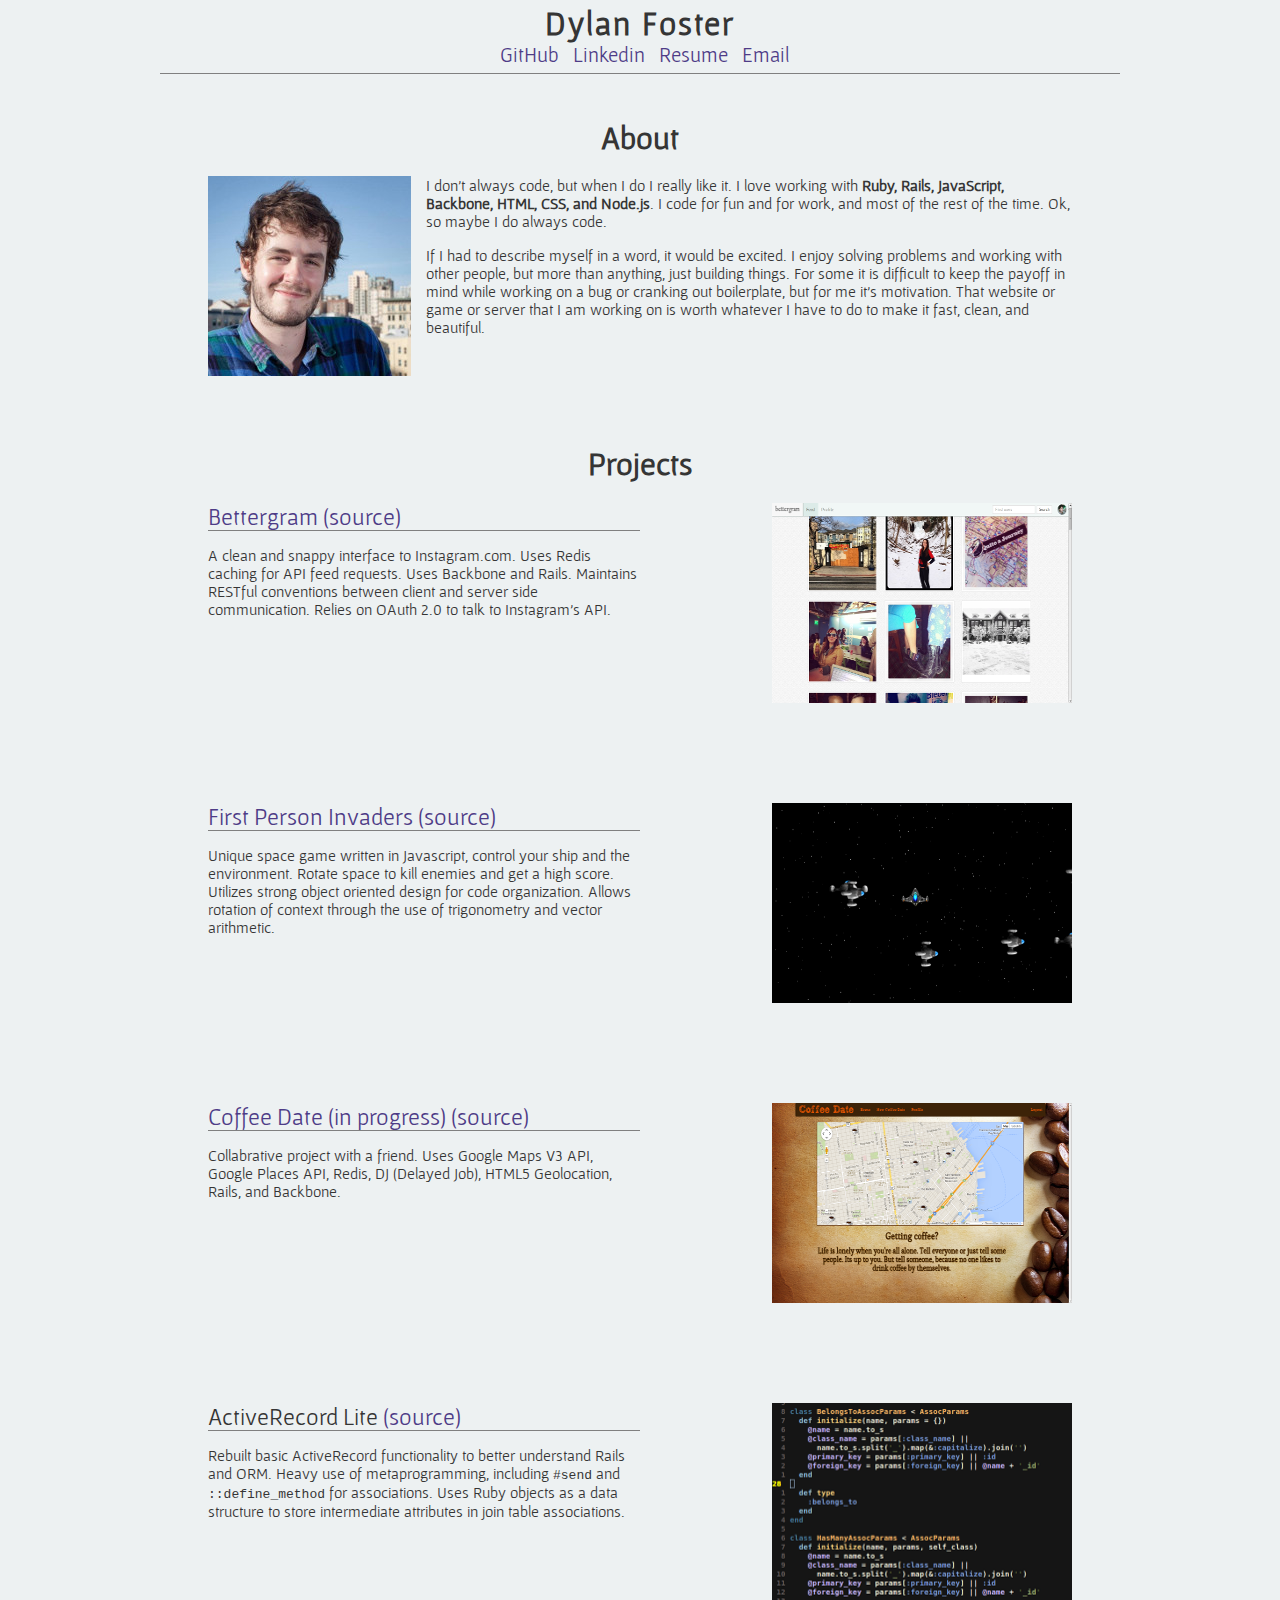
<file: index.html>
<!DOCTYPE HTML>
<html>
  <head>
    <link rel="stylesheet" href="styles.css" title="" type="text/css" />
    <link href='http://fonts.googleapis.com/css?family=Gafata' rel='stylesheet' type='text/css'>
    <link href='http://fonts.googleapis.com/css?family=Josefin+Sans' rel='stylesheet' type='text/css'>
    <meta http-equiv="content-type" content="text/html; charset=utf-8" />
    <script src="http://underscorejs.org/underscore-min.js"></script>
    <script src="http://code.jquery.com/jquery-1.11.0.min.js"></script>
    <script src="http://backbonejs.org/backbone-min.js"></script>
    <script src="javascript/portfolio.js"></script>
    <script src="javascript/routers/router.js"></script>

    <title>Dylan Foster</title>
  <script>
    (function(i,s,o,g,r,a,m){i['GoogleAnalyticsObject']=r;i[r]=i[r]||function(){
    (i[r].q=i[r].q||[]).push(arguments)},i[r].l=1*new Date();a=s.createElement(o),
    m=s.getElementsByTagName(o)[0];a.async=1;a.src=g;m.parentNode.insertBefore(a,m)
    })(window,document,'script','//www.google-analytics.com/analytics.js','ga');

    ga('create', 'UA-60099080-1', 'auto');
    ga('send', 'pageview');

  </script>
  </head>
  <body>

  <div class="container">
      <div class="navbar">
        <div class="name">
          <span class="bigger-font">D</span>ylan <span class="bigger-font">F</span>oster
        </div>
        <div class="header-buttons">
          <a class="resource" href="https://www.github.com/fosterdill">GitHub</a>
          <a class="resource" href="http://www.linkedin.com/pub/dylan-foster/8a/784/763/">Linkedin</a>
          <a class="resource" href="resume.pdf">Resume</a>
          <span class="resource"><a href="mailto:fosterdill@gmail.com">Email</a></span>
        </div>
      </div>
      <div class="content">

      <div class="scrollable">
        <div class="about-container">
          <h1 style="text-align: center">About </h1>
        <div class="about">
          <div class="profile-picture">
            <img src="dylan-foster-roof.jpg">
          </div>
            <p>I don't always code, but when I do I really like it. I love working with <b> Ruby, Rails, JavaScript, Backbone, HTML, CSS, and Node.js</b>. I code for fun and for work, and most of the rest of the time. Ok, so maybe I do always code.</p>


          <p>If I had to describe myself in a word, it would be excited. I enjoy solving problems and working with other people, but more than anything, just building things. For some it is difficult to keep the payoff in mind while working on a bug or cranking out boilerplate, but for me it's motivation. That website or game or server that I am working on is worth whatever I have to do to make it fast, clean, and beautiful.</p>
        </div>
      </div>

      <div class="project-container">
        <h1 style="text-align: center">Projects </h1>


        <div class="project-show">
          <div class="project-img">
            <a href="http://www.bettergram.com/"><img src="bettergram.png"></a>
          </div>
          <div class="project-title">
            <a href="http://www.bettergram.com/">Bettergram</a> <a href="https://github.com/fosterdill/bettergram">(source)</a>
          </div>
          <div class="project-desc">
           A clean and snappy interface to Instagram.com. Uses Redis caching for API feed requests. Uses Backbone and Rails. Maintains RESTful conventions between client and server side communication. Relies on OAuth 2.0 to talk to Instagram's API.
          </div>
        </div>

        <div class="project-show">
          <div class="project-img">
            <a href="invaders"><img src="fpinvaders.png"></a>
          </div>
          <div class="project-title">
            <a href="invaders">First Person Invaders</a> <a href="https://github.com/fosterdill/first-person-invaders">(source)</a>
          </div>
          <div class="project-desc">
Unique space game written in Javascript, control your ship and the environment. Rotate space to kill enemies and get a high score. Utilizes strong object oriented design for code organization. Allows rotation of context through the use of trigonometry and vector arithmetic.
          </div>
        </div>

        <div class="project-show">
          <div class="project-img">
            <a href="http://coffeend.herokuapp.com/"><img src="Screenshot from 2014-03-08 18:32:55.png"></a>
          </div>
          <div class="project-title">
            <a href="http://coffeend.herokuapp.com">Coffee Date (in progress) </a><a href="https://github.com/jacknoble/coffeend">(source)</a>
          </div>
          <div class="project-desc">
            Collabrative project with a friend. Uses Google Maps V3 API, Google Places API, Redis, DJ (Delayed Job), HTML5 Geolocation, Rails, and Backbone.
          </div>
        </div>


        <div class="project-show">
          <div class="project-img">
            <a href="https://github.com/fosterdill/active_record-lite/tree/master/lib/active_record_lite"><img src="activerecord.png"></a>
          </div>
          <div class="project-title">
            ActiveRecord Lite <a href="https://github.com/fosterdill/active_record-lite/tree/master/lib/active_record_lite">(source)</a>
          </div>
          <div class="project-desc">
            Rebuilt basic ActiveRecord functionality to better understand Rails and ORM.  Heavy use of metaprogramming, including <pre class="code">#send</pre> and <pre class="code">::define_method</pre> for associations. Uses Ruby objects as a data structure to store intermediate attributes in join table associations.
          </div>
        </div>

      </div>
    </div>
      </div>

      </div>
  </div>
  </body>
</html>
</file>
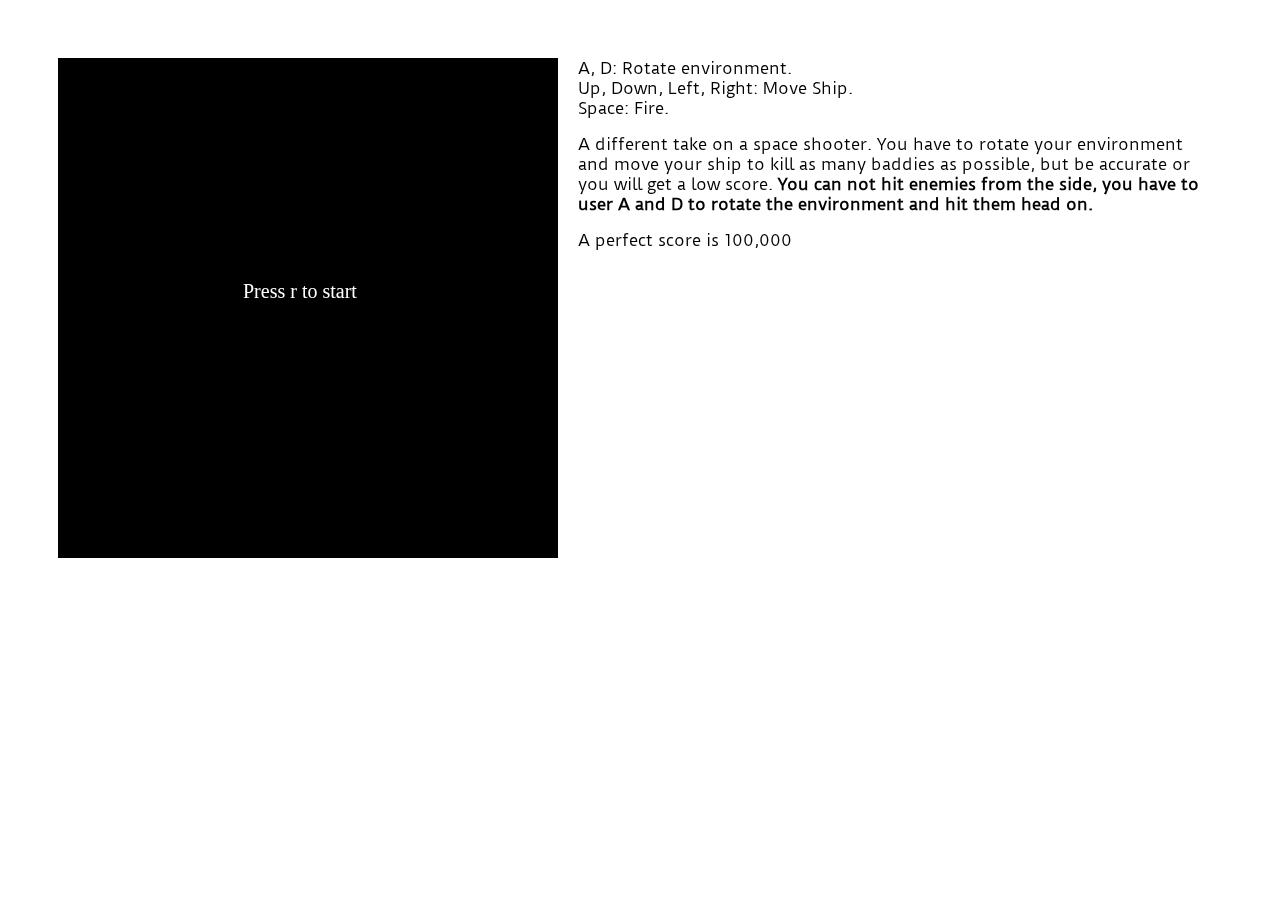
<file: invaders/index.html>
<html>
  <head>
    <script src="vendor/underscore.js"></script>
    <script src="js/moving_object.js"></script>
    <script src="js/baddie_generator.js"></script>
    <script src="js/enemy.js"></script>
    <script src="js/shot.js"></script>
    <script src="js/ship.js"></script>
    <script src="js/game.js"></script>
    <script src="js/game_init.js"></script>
    <link href='http://fonts.googleapis.com/css?family=Duru+Sans' rel='stylesheet' type='text/css'>
    <link rel="stylesheet" type="text/css" href="styles/styles.css">
  </head>
  <body>
    <center>
      <canvas id="game" width="500" height="500">
      </canvas>
      <div class="desc">
      <p>
      A, D: Rotate environment.<br>
      Up, Down, Left, Right: Move Ship.<br>
      Space: Fire.
      </p>
      <p>
      A different take on a space shooter. You have to rotate your environment and move your ship to kill as many baddies as possible, but be accurate or you will get a low score. <b>You can not hit enemies from the side, you have to user A and D to rotate the environment and hit them head on.</b>
      </p>
      <p>
      A perfect score is 100,000
      </p>
      </div>

    </center>
  </body>
</html>
</file>
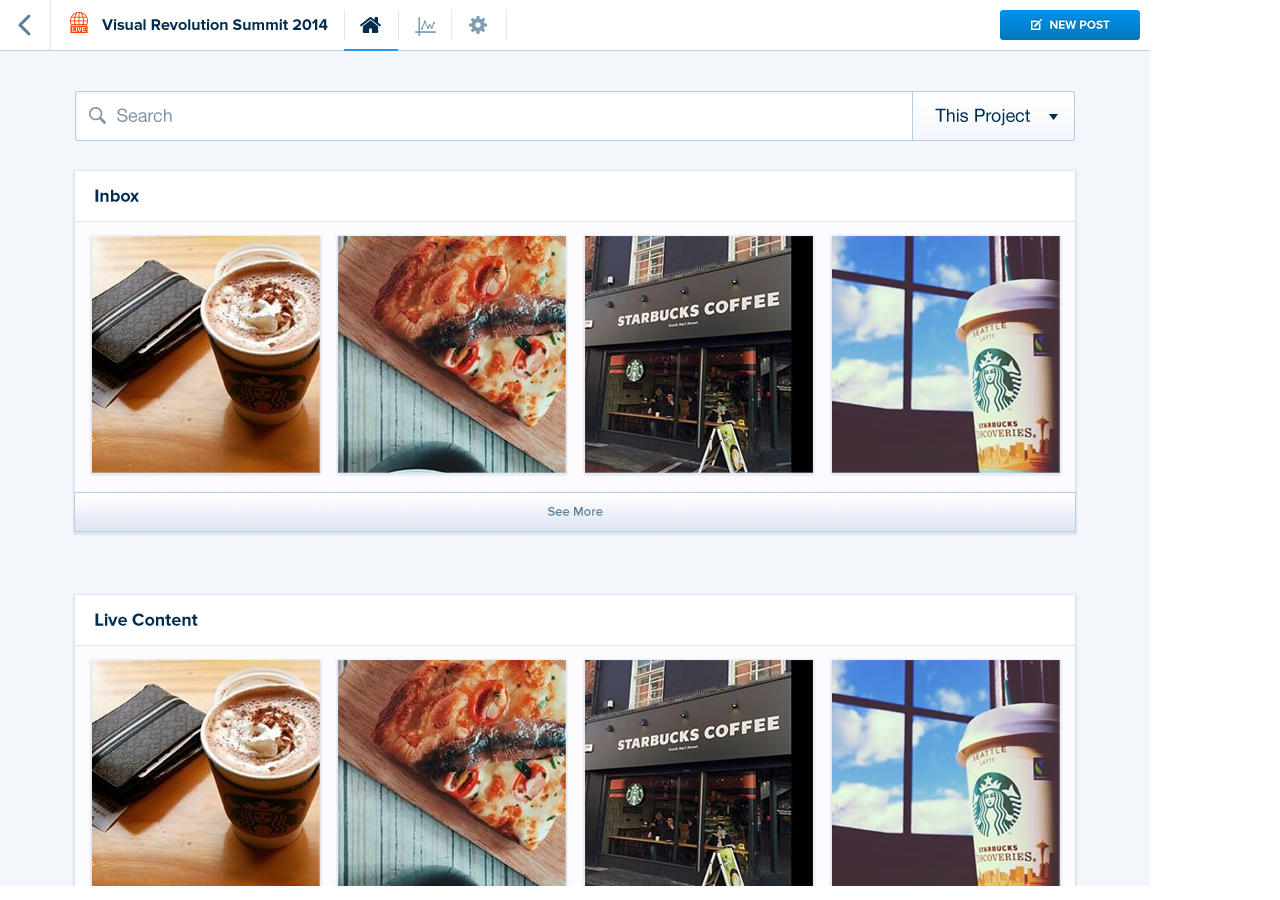
<file: live_event.framer/index.html>
<!DOCTYPE html>
<html>
	<head>
		<meta charset="utf-8">

		<meta name="format-detection" content="telephone=no">
		<meta name="apple-mobile-web-app-capable" content="yes">
		<meta name="apple-mobile-web-app-status-bar-style" content="black-translucent">
		<script src="https://code.jquery.com/jquery-2.1.4.min.js"></script>

		<script type="text/javascript">
		// This automatically sets the right viewport scale on mobile devices
		(function() {
 		var scale = 1 / window.devicePixelRatio
 		document.write("<meta name=\"viewport\" content=\"width=device-width, height=device-height, initial-scale=" + scale + ", maximum-scale=" + scale + ", user-scalable=no\">")
		})()
		</script>

		<link rel="apple-touch-icon" href="framer/images/icon-120.png">
		<link rel="apple-touch-icon" href="framer/images/icon-76.png" sizes="76x76">
		<link rel="apple-touch-icon" href="framer/images/icon-120.png" sizes="120x120">
		<link rel="apple-touch-icon" href="framer/images/icon-152.png" sizes="152x152">
		<link rel="apple-touch-icon" href="framer/images/icon-180.png" sizes="180x180">
		<link rel="apple-touch-icon" href="framer/images/icon-192.png" sizes="192x192">

		<link rel="stylesheet" type="text/css" href="framer/style.css">

		<script src="framer/coffee-script.js"></script>
		<script src="framer/framer.js"></script>
		<script src="framer/framer.generated.js"></script>
		<script src="framer/framer.modules.js"></script>
		<script src="framer/framer.init.js"></script>
		<style>
			[name="approve_hover_button"], [name="back_hover"], [name="burgermenu"], [name="remove_hover_button"] {
				cursor: pointer;
			}

			#FramerContextRoot-Default {
				cursor: default;
			}

			.inbox-see-more {
			  height: 50px;
			  width: 100%;
			  margin-top: 325px;
			  cursor: pointer;
			  z-index: 999999999;
			  position: relative;
			  pointer-events: all;
			  display: block;
			}
		</style>
		<script>
		$(document).ready(function () {
			setTimeout(function () {
				$('[name="inbox"]').append($('<a />', {
					href: '#',
					class: 'inbox-see-more',
					click: function (e) {
						e.preventDefault();

						window.open('//localhost:3000/intents/gallery?context=inbox', 'gallery', "width=1000,height=500")
					}
				}))

				$('[name="livecontent"]').append($('<a />', {
					href: '#',
					class: 'inbox-see-more',
					click: function (e) {
						e.preventDefault();

						window.open('//localhost:3000/intents/gallery?context=livecontent', 'gallery', "width=1000,height=500")
					}
				}))
			}, 1000)
		})
		</script>
	</head>
	<body>
	</body>
</html>
</file>
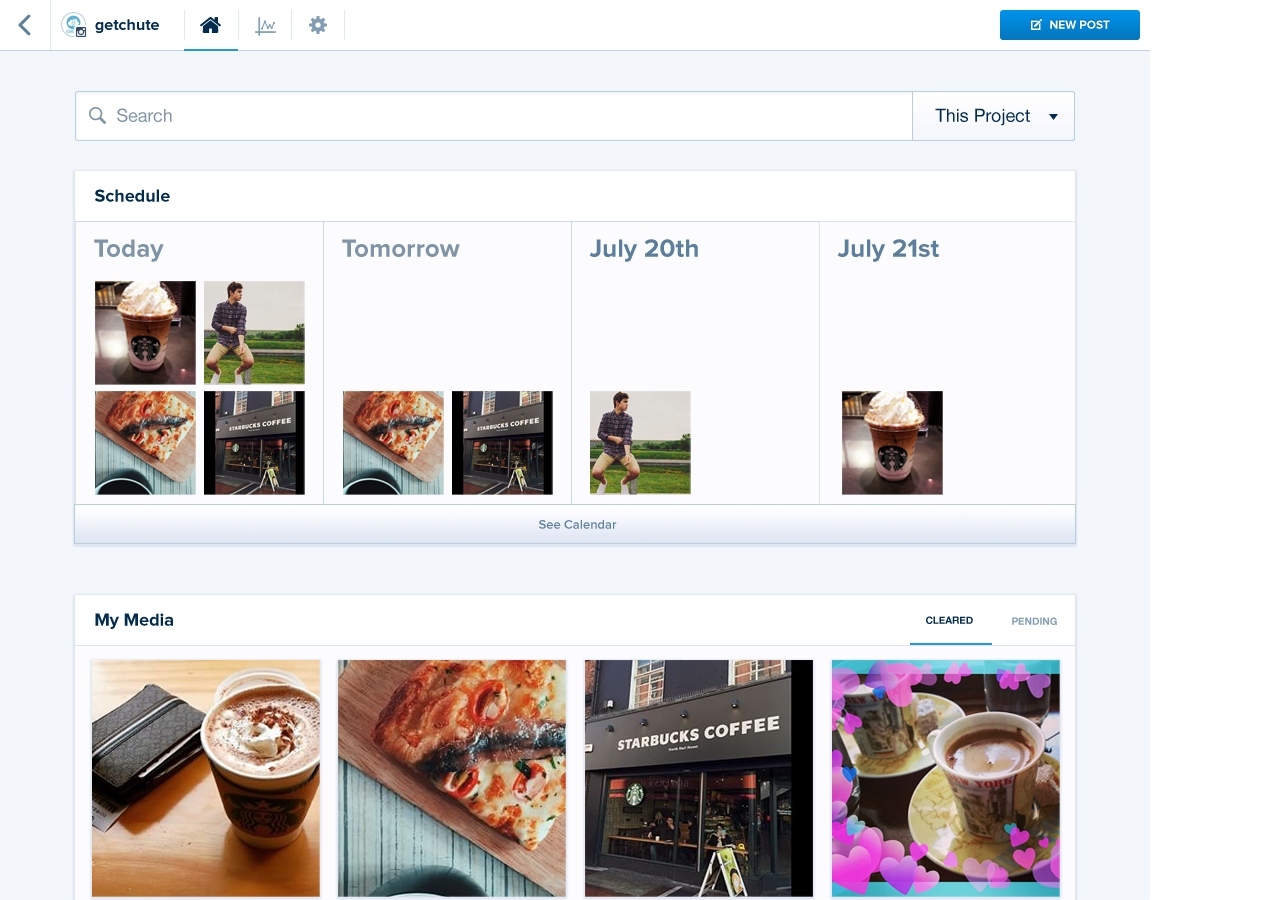
<file: social_posting.framer/index.html>
<!DOCTYPE html>
<html>
	<head>
		<meta charset="utf-8">

		<meta name="format-detection" content="telephone=no">
		<meta name="apple-mobile-web-app-capable" content="yes">
		<meta name="apple-mobile-web-app-status-bar-style" content="black-translucent">
		<script src="https://code.jquery.com/jquery-2.1.4.min.js"></script>

		<script type="text/javascript">
		// This automatically sets the right viewport scale on mobile devices
		(function() {
 		var scale = 1 / window.devicePixelRatio
 		document.write("<meta name=\"viewport\" content=\"width=device-width, height=device-height, initial-scale=" + scale + ", maximum-scale=" + scale + ", user-scalable=no\">")
		})()
		</script>

		<link rel="apple-touch-icon" href="framer/images/icon-120.png">
		<link rel="apple-touch-icon" href="framer/images/icon-76.png" sizes="76x76">
		<link rel="apple-touch-icon" href="framer/images/icon-120.png" sizes="120x120">
		<link rel="apple-touch-icon" href="framer/images/icon-152.png" sizes="152x152">
		<link rel="apple-touch-icon" href="framer/images/icon-180.png" sizes="180x180">
		<link rel="apple-touch-icon" href="framer/images/icon-192.png" sizes="192x192">

		<link rel="stylesheet" type="text/css" href="framer/style.css">

		<script src="framer/coffee-script.js"></script>
		<script src="framer/framer.js"></script>
		<script src="framer/framer.generated.js"></script>
		<script src="framer/framer.modules.js"></script>
		<script src="framer/framer.init.js"></script>
		<style>
			#FramerContextRoot-Default {
				cursor: default;
			}

			[name="schedule_button_hover"], [name="back_hover"], [name="burgermenu"], [name="request_rights_hover_button"] {
				cursor: pointer;
			}

			.inbox-see-more {
			  height: 50px;
			  width: 100%;
			  margin-top: 325px;
			  cursor: pointer;
			  z-index: 999999999;
			  position: relative;
			  pointer-events: all;
			  display: block;
			}
		</style>
		<script>
		$(document).ready(function () {
			setTimeout(function () {
				$('[name="mymedia"]').append($('<a />', {
					href: '#',
					class: 'inbox-see-more',
					click: function (e) {
						e.preventDefault();

						window.open('//localhost:3000/intents/gallery?context=mymedia', 'gallery', "width=1000,height=500")
					}
				}))

				$('[name="photochute"]').append($('<a />', {
					href: '#',
					class: 'inbox-see-more',
					click: function (e) {
						e.preventDefault();

						window.open('//localhost:3000/intents/gallery?context=stream', 'gallery', "width=1000,height=500")
					}
				}))
			}, 1000)
		})
		</script>
	</head>
	<body>
	</body>
</html>
</file>
<file: styles.css>
body {
  color: #353535;
  font-family: 'Gafata', sans-serif;
  -webkit-font-smoothing: antialiased;
  -webkit-text-shadow: rgba(0,0,0,.01) 0 0 1px;
  -moz-font-smoothing: antialiased;
  -moz-text-shadow: rgba(0,0,0,.01) 0 0 1px;
  margin-top: 86px;
  background: #edf1f2;
}

.viewport {
  position: fixed;
  width: 960px;
  height: 100%;
  overflow-y: scroll;
}
.container {
  margin: 0px auto;
  width: 960px;
}


.scrollable {
  position: relative;
  top: 10px;
}

.blur {
  -webkit-filter: blur(5px);
}

.header-buttons{
  display: inline;
}

.header-button {
  font-size: 16pt;
  float: left;
  margin-left: 10px;
  position: relative;
}

.name {
  font-size: 25pt;
  font-weight: 900;
  letter-spacing: 2px;
}

.name > #email {
  font-size: 14pt;
  font-family: 'Josefin Sans';
  letter-spacing: -1px;
}

.project-img > a > img {
  width: 300px;
  height: 200px;
}

.divider-shadow {
  margin: 0px;
  margin-top: 5px;
}

.about-container {
  margin-top: 110px;
}

.project-container {
  margin-top: 110px;
}

.navbar {
  text-align: center;
  padding-top: 4px;
  position: fixed;
  background-color: #edf1f2;
  z-index: 100;
  top: 0px;
  width: 960px;
  border-bottom: 1px solid grey;
  padding-bottom: 7px;
}

.project-show {
  width: 90%;
  height: 250px;
  margin: 0px auto;
  margin-bottom: 50px;
}

.project-img {
  float: right;
}

.project-title {
  font-size: 18pt;
  border-bottom: 1px grey solid;
  width: 50%;
}

.project-desc {
  padding-top: 15px;
  width: 50%;
}

.about {
  margin: 0px auto;
  margin-bottom: 80px;
  width: 90%;
}

.profile-picture {
  float: left;
  margin-right: 15px;
  margin-left: 0px;
  margin-top: 0px;
}

.resource {
  font-size: 16pt;
  margin-left: 10px;
}

.code {
  display: inline;
}

a {
  color: #4e3c87;
  text-decoration: none;
  position:relative;
}
a:hover{
  color: #6c0000;
}
</file>
<file: invaders/styles/styles.css>
body {
  font-family: 'Duru Sans'
}

.red-font {
  color: red;
  font-size: 20pt;
}
#game {
  float: left;
  margin-left: 50px;
  margin-top: 50px;
}

p {
  margin-top: 0px;
}

.desc {
  width: 90%;
  text-align:left;
  padding-right: 50px;
  padding-top: 50px;
  left: 20px;
  position: relative;
}
</file>
<file: live_event.framer/framer/style.css>
* {
	margin: 0;
	padding: 0;
	border: none;
	-webkit-user-select: none;
	-webkit-tap-highlight-color: rgba(0,0,0,0);
}

body {
	background-color: #fff;
	font: 28px/1em "Helvetica";
	color: #FFF;
	overflow: hidden;
	cursor: url('images/cursor.png') 39 39, auto;
}

a {
	color: gray;
}

.framerAlertBackground {
 	position: absolute; top:0px; left:0px; right:0px; bottom:0px;
 	z-index: 1000;
 	background-color: #fff;
}

.framerAlert {
	font:400 14px/1.4 "Helvetica Neue", Helvetica, Arial, sans-serif;
	-webkit-font-smoothing:antialiased;
	color:#616367; text-align:center;
 	position: absolute; top:40%; left:50%; width:260px; margin-left:-130px;
}
.framerAlert strong { font-weight:500; color:#000; margin-bottom:8px; display:block; }
.framerAlert a { color:#28AFFA; }
.framerAlert .btn {
	font-weight:500; text-decoration:none; line-height:1;
	display:inline-block; padding:6px 12px 7px 12px;
	border-radius:3px; margin-top:12px;
	background:#28AFFA; color:#fff;
}

::-webkit-scrollbar {
	display: none;
}
</file>
<file: social_posting.framer/framer/style.css>
* {
	margin: 0;
	padding: 0;
	border: none;
	-webkit-user-select: none;
	-webkit-tap-highlight-color: rgba(0,0,0,0);
}

body {
	background-color: #fff;
	font: 28px/1em "Helvetica";
	color: #FFF;
	overflow: hidden;
	cursor: url('images/cursor.png') 39 39, auto;
}

a {
	color: gray;
}

.framerAlertBackground {
 	position: absolute; top:0px; left:0px; right:0px; bottom:0px;
 	z-index: 1000;
 	background-color: #fff;
}

.framerAlert {
	font:400 14px/1.4 "Helvetica Neue", Helvetica, Arial, sans-serif;
	-webkit-font-smoothing:antialiased;
	color:#616367; text-align:center;
 	position: absolute; top:40%; left:50%; width:260px; margin-left:-130px;
}
.framerAlert strong { font-weight:500; color:#000; margin-bottom:8px; display:block; }
.framerAlert a { color:#28AFFA; }
.framerAlert .btn {
	font-weight:500; text-decoration:none; line-height:1;
	display:inline-block; padding:6px 12px 7px 12px;
	border-radius:3px; margin-top:12px;
	background:#28AFFA; color:#fff;
}

::-webkit-scrollbar {
	display: none;
}
</file>
